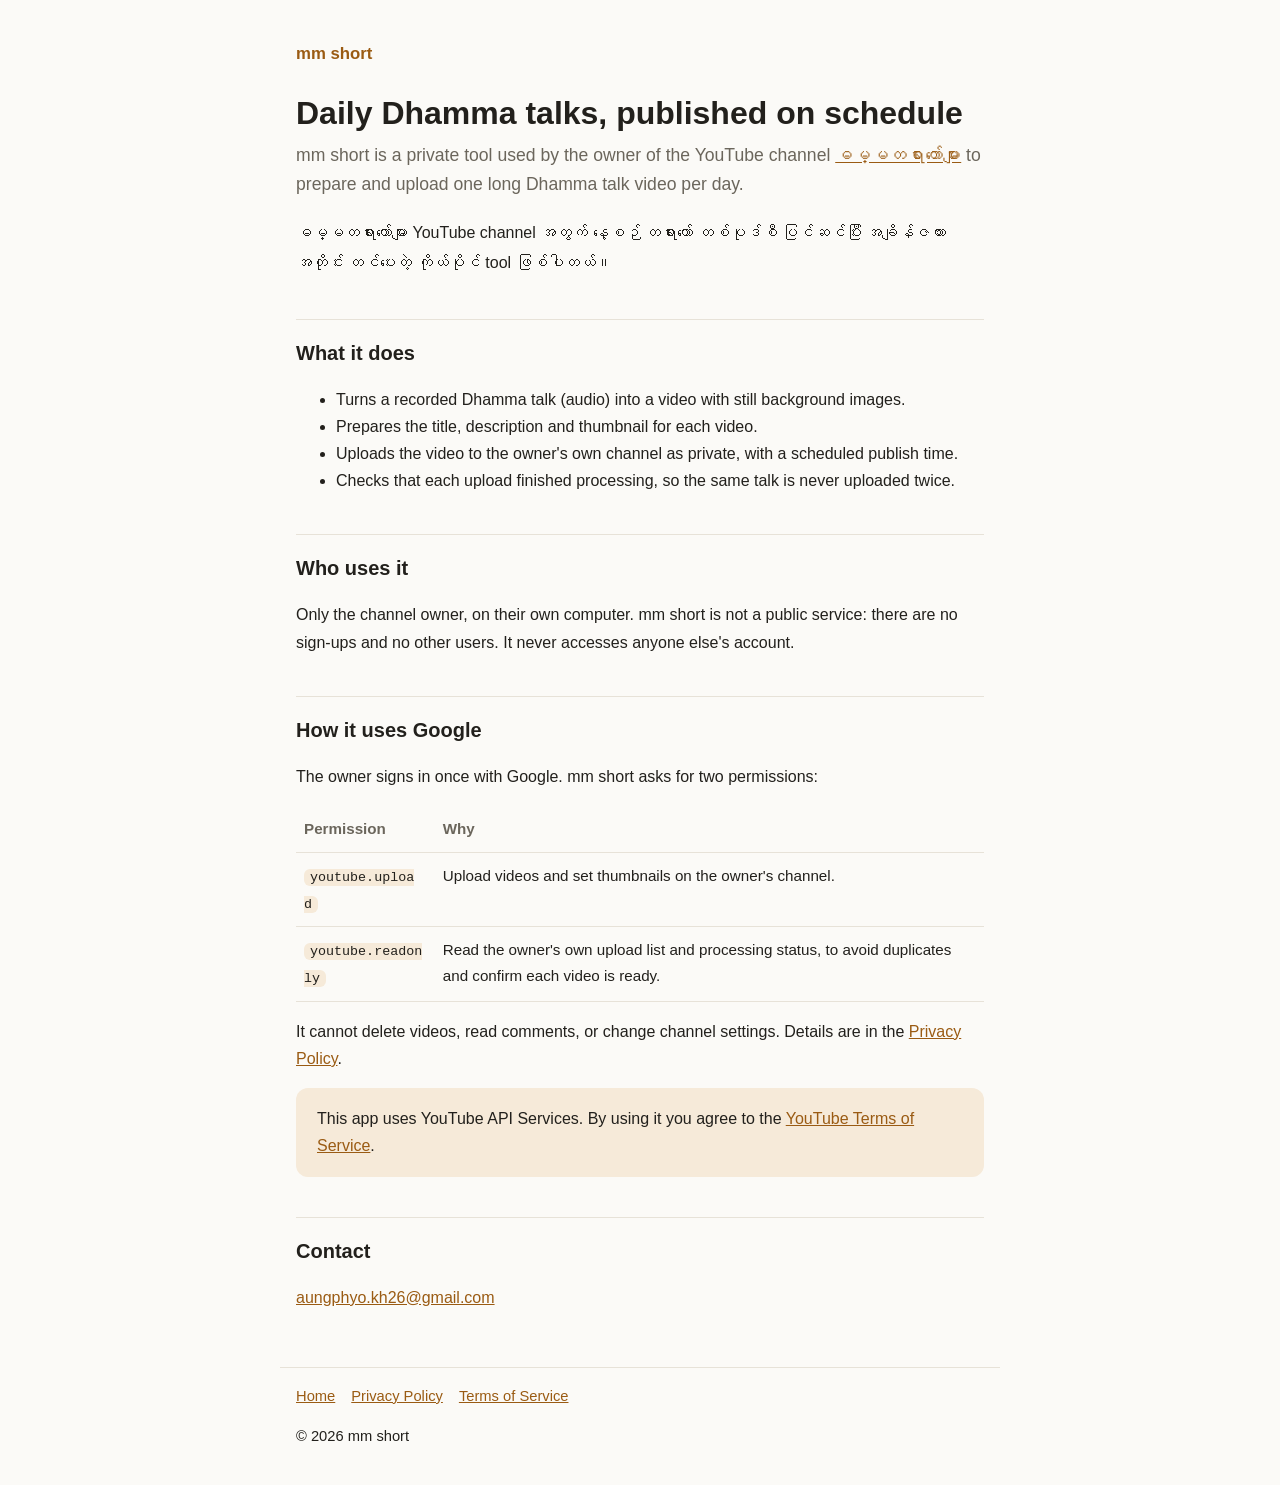
<file: index.html>
<!doctype html>
<html lang="en">
<head>
  <meta charset="utf-8">
  <meta name="viewport" content="width=device-width, initial-scale=1">
  <title>mm short</title>
  <meta name="description" content="mm short — a private tool that publishes daily Dhamma talks to the YouTube channel ဓမ္မတရားတော်များ.">
  <link rel="stylesheet" href="style.css">
</head>
<body>
  <header><a class="brand" href="./">mm short</a></header>

  <main>
    <h1>Daily Dhamma talks, published on schedule</h1>
    <p class="lead">mm short is a private tool used by the owner of the YouTube channel
      <a href="https://www.youtube.com/channel/UCcDuw-mqRHq_x3jW9XQM6sQ">ဓမ္မတရားတော်များ</a>
      to prepare and upload one long Dhamma talk video per day.</p>
    <p class="my">ဓမ္မတရားတော်များ YouTube channel အတွက် နေ့စဉ် တရားတော် တစ်ပုဒ်စီ
      ပြင်ဆင်ပြီး အချိန်ဇယားအတိုင်း တင်ပေးတဲ့ ကိုယ်ပိုင် tool ဖြစ်ပါတယ်။</p>

    <h2>What it does</h2>
    <ul>
      <li>Turns a recorded Dhamma talk (audio) into a video with still background images.</li>
      <li>Prepares the title, description and thumbnail for each video.</li>
      <li>Uploads the video to the owner's own channel as private, with a scheduled publish time.</li>
      <li>Checks that each upload finished processing, so the same talk is never uploaded twice.</li>
    </ul>

    <h2>Who uses it</h2>
    <p>Only the channel owner, on their own computer. mm short is not a public service:
      there are no sign-ups and no other users. It never accesses anyone else's account.</p>

    <h2>How it uses Google</h2>
    <p>The owner signs in once with Google. mm short asks for two permissions:</p>
    <table>
      <tr><th>Permission</th><th>Why</th></tr>
      <tr><td><code>youtube.upload</code></td>
          <td>Upload videos and set thumbnails on the owner's channel.</td></tr>
      <tr><td><code>youtube.readonly</code></td>
          <td>Read the owner's own upload list and processing status, to avoid duplicates
              and confirm each video is ready.</td></tr>
    </table>
    <p>It cannot delete videos, read comments, or change channel settings.
      Details are in the <a href="privacy.html">Privacy Policy</a>.</p>

    <div class="card note">
      This app uses YouTube API Services. By using it you agree to the
      <a href="https://www.youtube.com/t/terms">YouTube Terms of Service</a>.
    </div>

    <h2>Contact</h2>
    <p><a href="mailto:aungphyo.kh26@gmail.com">aungphyo.kh26@gmail.com</a></p>
  </main>

  <footer>
    <nav><a href="./">Home</a><a href="privacy.html">Privacy Policy</a><a href="terms.html">Terms of Service</a></nav>
    <p>© 2026 mm short</p>
  </footer>
</body>
</html>
</file>
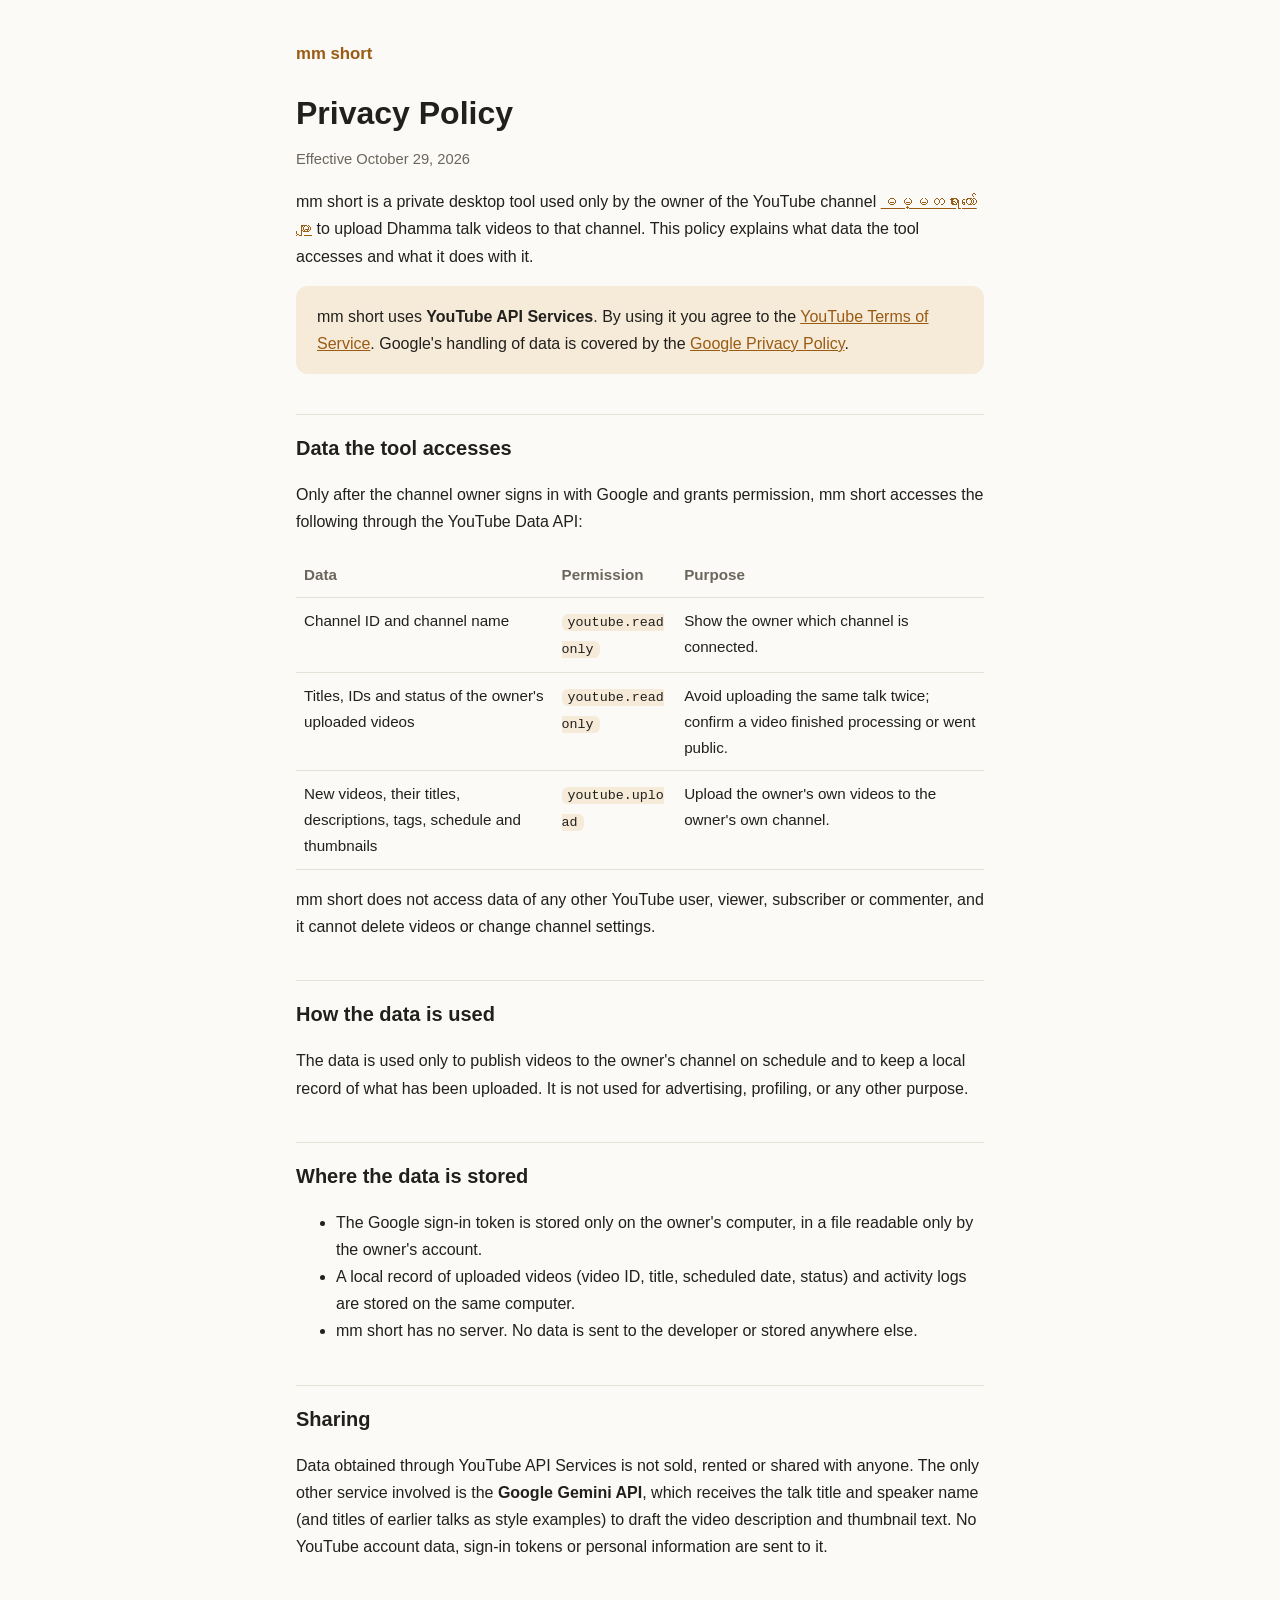
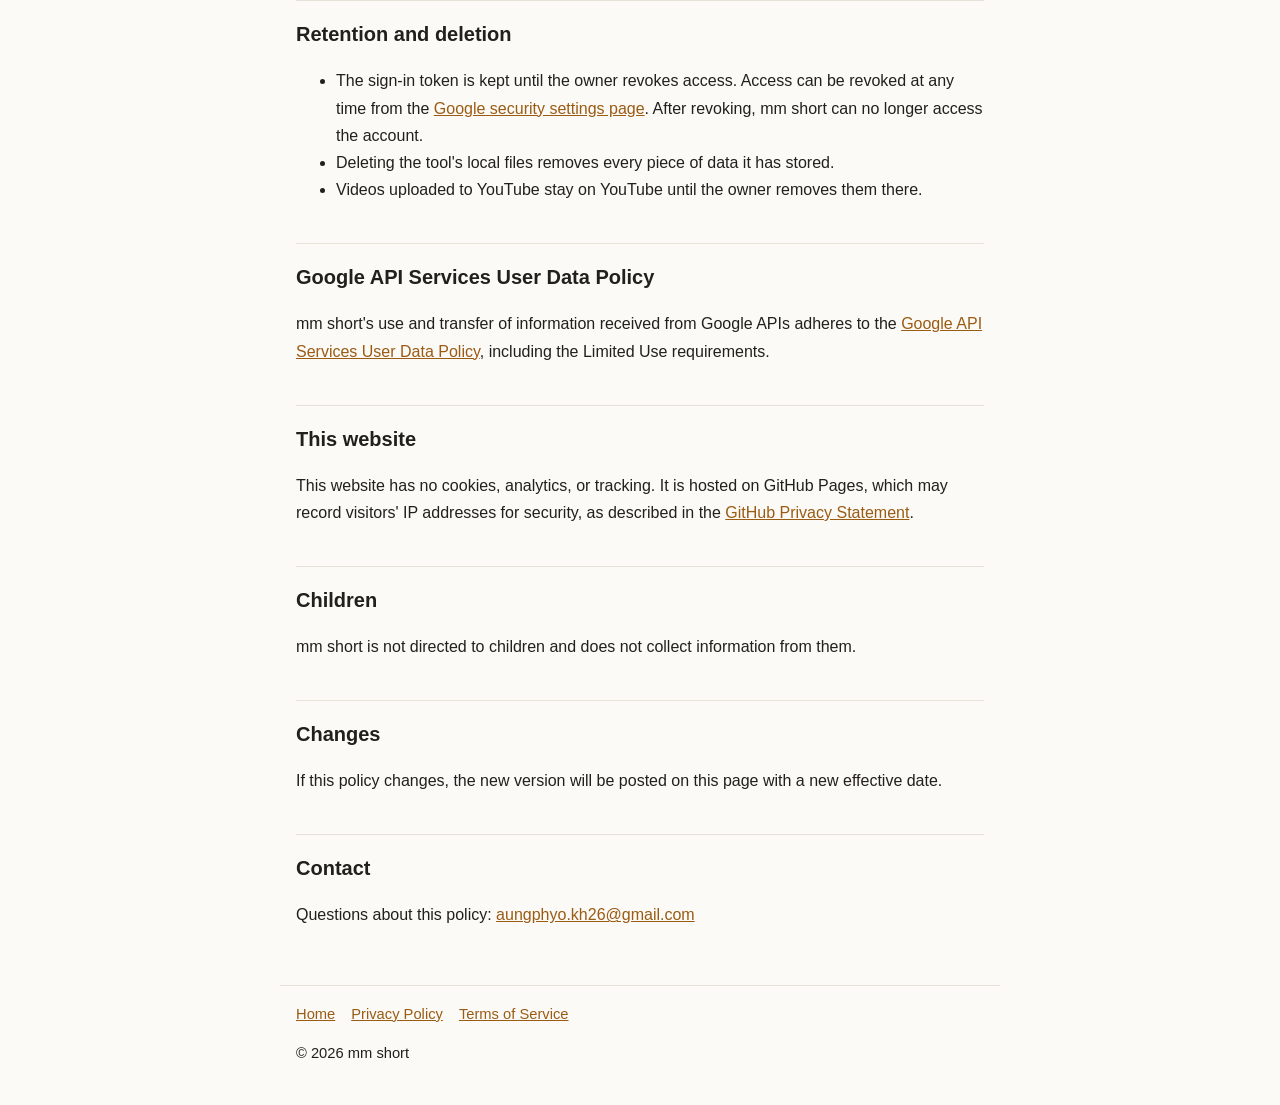
<file: privacy.html>
<!doctype html>
<html lang="en">
<head>
  <meta charset="utf-8">
  <meta name="viewport" content="width=device-width, initial-scale=1">
  <title>Privacy Policy — mm short</title>
  <meta name="description" content="How mm short accesses, uses and stores Google and YouTube data.">
  <link rel="stylesheet" href="style.css">
</head>
<body>
  <header><a class="brand" href="./">mm short</a></header>

  <main>
    <h1>Privacy Policy</h1>
    <p class="meta">Effective October 29, 2026</p>

    <p>mm short is a private desktop tool used only by the owner of the YouTube channel
      <a href="https://www.youtube.com/channel/UCcDuw-mqRHq_x3jW9XQM6sQ">ဓမ္မတရားတော်များ</a>
      to upload Dhamma talk videos to that channel. This policy explains what data the tool
      accesses and what it does with it.</p>

    <div class="card note">
      mm short uses <strong>YouTube API Services</strong>. By using it you agree to the
      <a href="https://www.youtube.com/t/terms">YouTube Terms of Service</a>.
      Google's handling of data is covered by the
      <a href="https://policies.google.com/privacy">Google Privacy Policy</a>.
    </div>

    <h2>Data the tool accesses</h2>
    <p>Only after the channel owner signs in with Google and grants permission, mm short
      accesses the following through the YouTube Data API:</p>
    <table>
      <tr><th>Data</th><th>Permission</th><th>Purpose</th></tr>
      <tr><td>Channel ID and channel name</td><td><code>youtube.readonly</code></td>
          <td>Show the owner which channel is connected.</td></tr>
      <tr><td>Titles, IDs and status of the owner's uploaded videos</td><td><code>youtube.readonly</code></td>
          <td>Avoid uploading the same talk twice; confirm a video finished processing or went public.</td></tr>
      <tr><td>New videos, their titles, descriptions, tags, schedule and thumbnails</td><td><code>youtube.upload</code></td>
          <td>Upload the owner's own videos to the owner's own channel.</td></tr>
    </table>
    <p>mm short does not access data of any other YouTube user, viewer, subscriber or commenter,
      and it cannot delete videos or change channel settings.</p>

    <h2>How the data is used</h2>
    <p>The data is used only to publish videos to the owner's channel on schedule and to keep a
      local record of what has been uploaded. It is not used for advertising, profiling, or
      any other purpose.</p>

    <h2>Where the data is stored</h2>
    <ul>
      <li>The Google sign-in token is stored only on the owner's computer, in a file readable
        only by the owner's account.</li>
      <li>A local record of uploaded videos (video ID, title, scheduled date, status) and
        activity logs are stored on the same computer.</li>
      <li>mm short has no server. No data is sent to the developer or stored anywhere else.</li>
    </ul>

    <h2>Sharing</h2>
    <p>Data obtained through YouTube API Services is not sold, rented or shared with anyone.
      The only other service involved is the <strong>Google Gemini API</strong>, which receives the
      talk title and speaker name (and titles of earlier talks as style examples) to draft the
      video description and thumbnail text. No YouTube account data, sign-in tokens or personal
      information are sent to it.</p>

    <h2>Retention and deletion</h2>
    <ul>
      <li>The sign-in token is kept until the owner revokes access. Access can be revoked at any
        time from the
        <a href="https://security.google.com/settings/security/permissions">Google security settings page</a>.
        After revoking, mm short can no longer access the account.</li>
      <li>Deleting the tool's local files removes every piece of data it has stored.</li>
      <li>Videos uploaded to YouTube stay on YouTube until the owner removes them there.</li>
    </ul>

    <h2>Google API Services User Data Policy</h2>
    <p>mm short's use and transfer of information received from Google APIs adheres to the
      <a href="https://developers.google.com/terms/api-services-user-data-policy">Google API Services User Data Policy</a>,
      including the Limited Use requirements.</p>

    <h2>This website</h2>
    <p>This website has no cookies, analytics, or tracking. It is hosted on GitHub Pages, which
      may record visitors' IP addresses for security, as described in the
      <a href="https://docs.github.com/site-policy/privacy-policies/github-general-privacy-statement">GitHub Privacy Statement</a>.</p>

    <h2>Children</h2>
    <p>mm short is not directed to children and does not collect information from them.</p>

    <h2>Changes</h2>
    <p>If this policy changes, the new version will be posted on this page with a new effective date.</p>

    <h2>Contact</h2>
    <p>Questions about this policy: <a href="mailto:aungphyo.kh26@gmail.com">aungphyo.kh26@gmail.com</a></p>
  </main>

  <footer>
    <nav><a href="./">Home</a><a href="privacy.html">Privacy Policy</a><a href="terms.html">Terms of Service</a></nav>
    <p>© 2026 mm short</p>
  </footer>
</body>
</html>
</file>
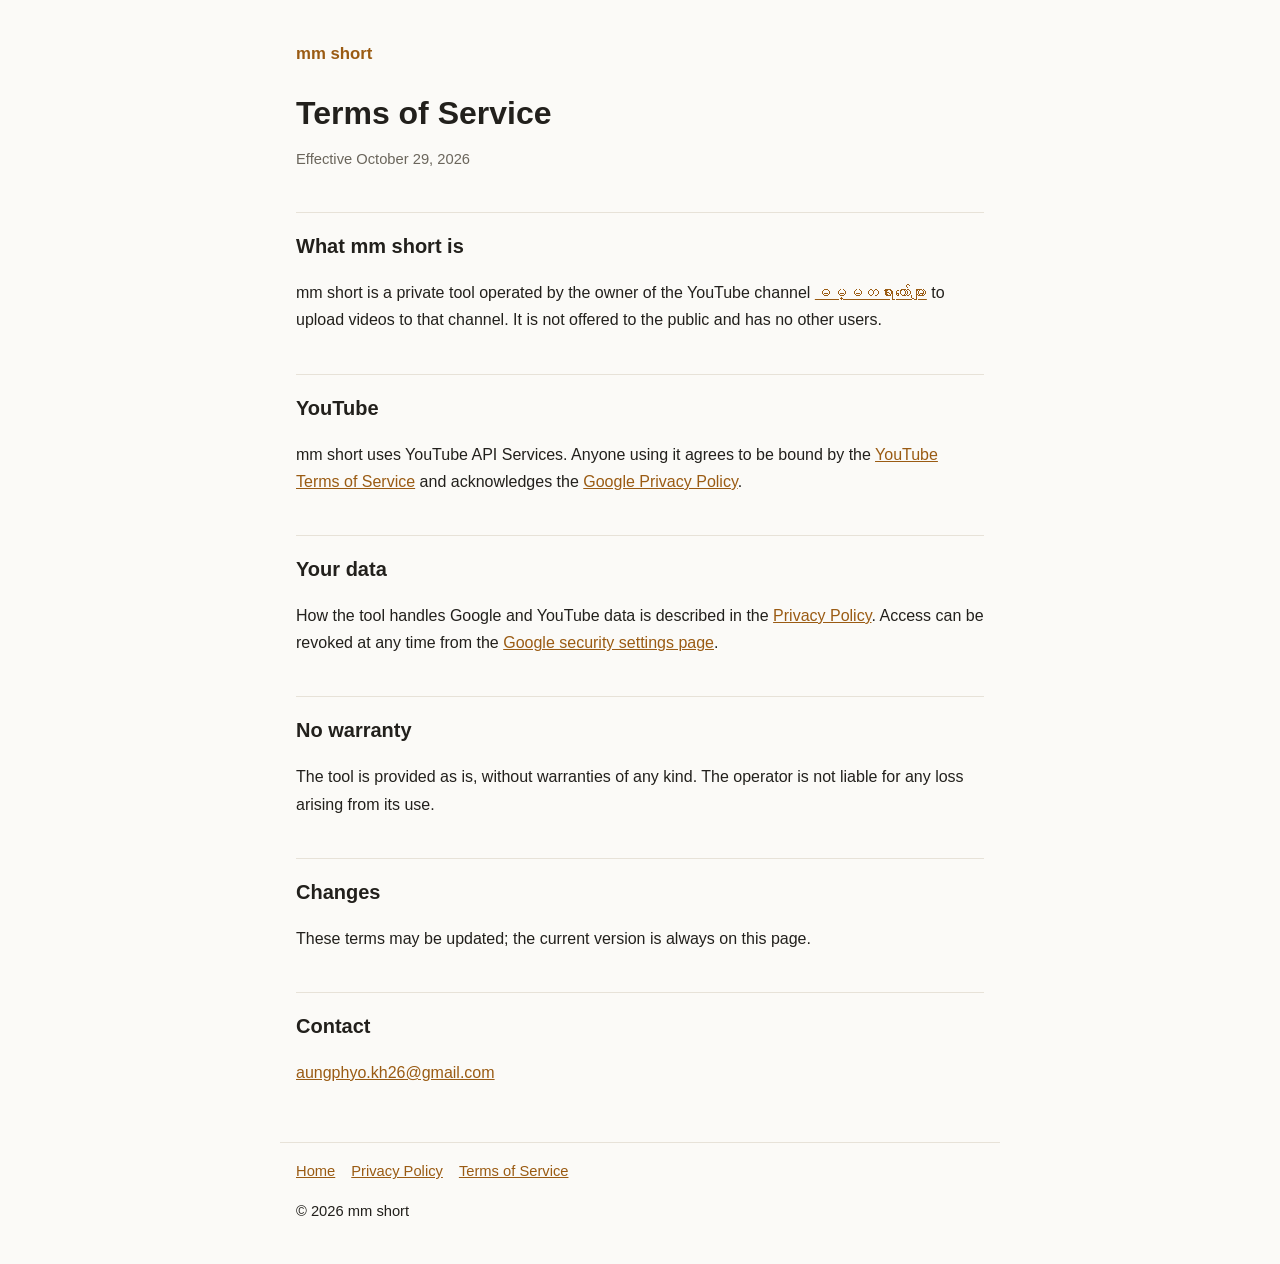
<file: terms.html>
<!doctype html>
<html lang="en">
<head>
  <meta charset="utf-8">
  <meta name="viewport" content="width=device-width, initial-scale=1">
  <title>Terms of Service — mm short</title>
  <meta name="description" content="Terms of Service for mm short.">
  <link rel="stylesheet" href="style.css">
</head>
<body>
  <header><a class="brand" href="./">mm short</a></header>

  <main>
    <h1>Terms of Service</h1>
    <p class="meta">Effective October 29, 2026</p>

    <h2>What mm short is</h2>
    <p>mm short is a private tool operated by the owner of the YouTube channel
      <a href="https://www.youtube.com/channel/UCcDuw-mqRHq_x3jW9XQM6sQ">ဓမ္မတရားတော်များ</a>
      to upload videos to that channel. It is not offered to the public and has no other users.</p>

    <h2>YouTube</h2>
    <p>mm short uses YouTube API Services. Anyone using it agrees to be bound by the
      <a href="https://www.youtube.com/t/terms">YouTube Terms of Service</a>
      and acknowledges the <a href="https://policies.google.com/privacy">Google Privacy Policy</a>.</p>

    <h2>Your data</h2>
    <p>How the tool handles Google and YouTube data is described in the
      <a href="privacy.html">Privacy Policy</a>. Access can be revoked at any time from the
      <a href="https://security.google.com/settings/security/permissions">Google security settings page</a>.</p>

    <h2>No warranty</h2>
    <p>The tool is provided as is, without warranties of any kind. The operator is not liable
      for any loss arising from its use.</p>

    <h2>Changes</h2>
    <p>These terms may be updated; the current version is always on this page.</p>

    <h2>Contact</h2>
    <p><a href="mailto:aungphyo.kh26@gmail.com">aungphyo.kh26@gmail.com</a></p>
  </main>

  <footer>
    <nav><a href="./">Home</a><a href="privacy.html">Privacy Policy</a><a href="terms.html">Terms of Service</a></nav>
    <p>© 2026 mm short</p>
  </footer>
</body>
</html>
</file>
<file: style.css>
:root {
  --bg: #fbfaf7;
  --surface: #ffffff;
  --text: #22201c;
  --muted: #6b665c;
  --line: #e7e2d8;
  --accent: #9a5b13;
  --accent-soft: #f6ead9;
  color-scheme: light;
}

@media (prefers-color-scheme: dark) {
  :root:not([data-theme="light"]) {
    --bg: #161512;
    --surface: #1e1c19;
    --text: #ece8e1;
    --muted: #a8a196;
    --line: #34312b;
    --accent: #e3a55a;
    --accent-soft: #2c241a;
    color-scheme: dark;
  }
}

:root[data-theme="dark"] {
  --bg: #161512;
  --surface: #1e1c19;
  --text: #ece8e1;
  --muted: #a8a196;
  --line: #34312b;
  --accent: #e3a55a;
  --accent-soft: #2c241a;
  color-scheme: dark;
}

* { box-sizing: border-box; }

body {
  margin: 0;
  background: var(--bg);
  color: var(--text);
  font: 16px/1.7 -apple-system, BlinkMacSystemFont, "Segoe UI", "Noto Sans Myanmar",
        "Myanmar Text", "Pyidaungsu", Roboto, sans-serif;
}

main, header, footer {
  max-width: 720px;
  margin: 0 auto;
  padding: 0 16px;
}

header { padding-top: 40px; }
header .brand { font-weight: 700; font-size: 1.05rem; color: var(--accent); text-decoration: none; }

h1 { font-size: 2rem; line-height: 1.25; margin: 24px 0 8px; }
h2 { font-size: 1.25rem; margin: 40px 0 8px; padding-top: 16px; border-top: 1px solid var(--line); }
h3 { font-size: 1.05rem; margin: 24px 0 4px; }
p, li { color: var(--text); }
.lead { font-size: 1.1rem; color: var(--muted); margin-top: 0; }
.my { line-height: 1.9; }
.meta { color: var(--muted); font-size: 0.92rem; }

a { color: var(--accent); }
a:hover { text-decoration-thickness: 2px; }

.card {
  background: var(--surface);
  border: 1px solid var(--line);
  border-radius: 12px;
  padding: 16px 20px;
  margin: 16px 0;
}
.card.note { background: var(--accent-soft); border-color: transparent; }

table { width: 100%; border-collapse: collapse; margin: 12px 0; font-size: 0.95rem; }
th, td { text-align: left; vertical-align: top; padding: 10px 8px; border-bottom: 1px solid var(--line); }
th { color: var(--muted); font-weight: 600; }
code { font-family: ui-monospace, SFMono-Regular, Menlo, monospace; font-size: 0.88em;
       background: var(--accent-soft); padding: 1px 6px; border-radius: 6px; overflow-wrap: anywhere; }

footer { margin: 56px auto 40px; padding-top: 16px; border-top: 1px solid var(--line); color: var(--muted); font-size: 0.92rem; }
footer nav a { margin-right: 16px; }
</file>
